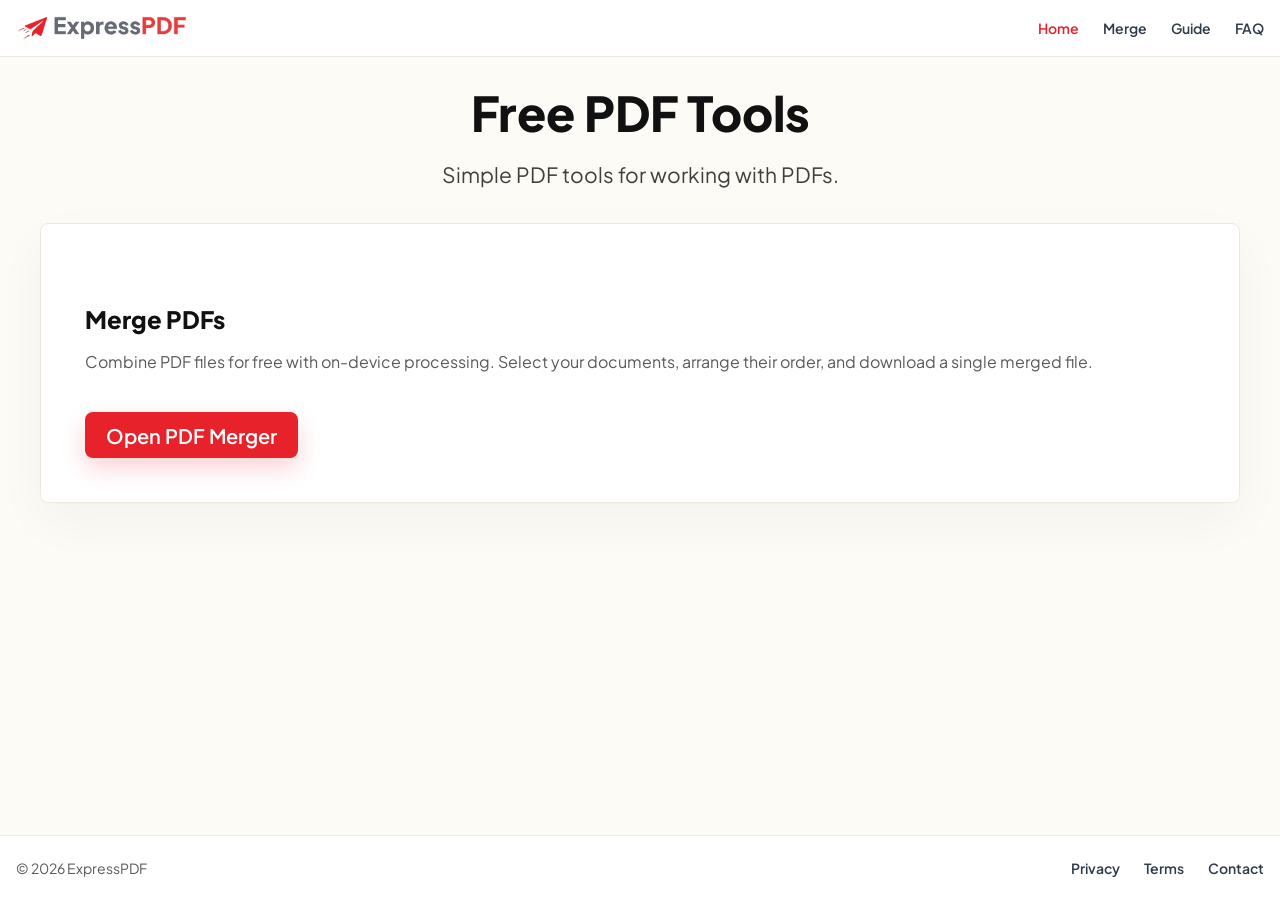
<file: index.html>
<!doctype html>
<html lang="en">
  <head>
    <meta charset="utf-8" />
    <meta name="viewport" content="width=device-width, initial-scale=1" />
    <meta
      name="description"
      content="ExpressPDF offers free browser-based PDF tools that process files locally on your device."
    />
    <title>ExpressPDF | Free PDF Tools Online</title>
    <link rel="icon" type="image/png" sizes="32x32" href="favicon-32x32_expresspdf.png" />
    <link rel="stylesheet" href="styles.css" />
    <link rel="canonical" href="https://expresspdf.in/" />
    <script defer src="https://cloud.umami.is/script.js" data-website-id="cf1d8d75-42bb-4ec9-aff2-51c2dc6f204f"></script>
    <script async src="https://pagead2.googlesyndication.com/pagead/js/adsbygoogle.js?client=ca-pub-9655000139100416"
     crossorigin="anonymous"></script>
  </head>
  <body>
    <header class="site-header">
      <div class="site-header-inner">
        <a class="site-logo" href="index.html" aria-label="ExpressPDF home">
          <img src="logo_expresspdf.png" alt="ExpressPDF" />
        </a>
        <nav class="site-nav" aria-label="Primary navigation">
          <a aria-current="page" href="index.html">Home</a>
          <a href="merge_pdf.html">Merge</a>
          <a href="guide.html">Guide</a>
          <a href="faq.html">FAQ</a>
        </nav>
      </div>
    </header>

    <main>
      <section class="page-shell tool-hero">
        <h1 class="tool-title">Free PDF Tools</h1>
        <p class="tool-subtitle">
          Simple PDF tools for working with PDFs.
        </p>
      </section>

      <section class="page-shell" aria-label="Available tools">
        <div class="content-card">
          <h2>Merge PDFs</h2>
          <p>
            Combine PDF files for free with on-device processing. Select your documents, arrange their order, and download a single merged file.
          </p>
          <p>
            <a class="select-button" href="merge_pdf.html">Open PDF Merger</a>
          </p>
        </div>
      </section>
    </main>

    <footer class="site-footer">
      <div class="site-footer-inner">
        <p>&copy; <span id="year"></span> ExpressPDF</p>
        <nav class="site-nav" aria-label="Footer navigation">
          <a href="privacy.html">Privacy</a>
          <a href="terms.html">Terms</a>
          <a href="contact.html">Contact</a>
        </nav>
      </div>
    </footer>

    <script>
      document.getElementById("year").textContent = new Date().getFullYear();
    </script>
  </body>
</html>
</file>
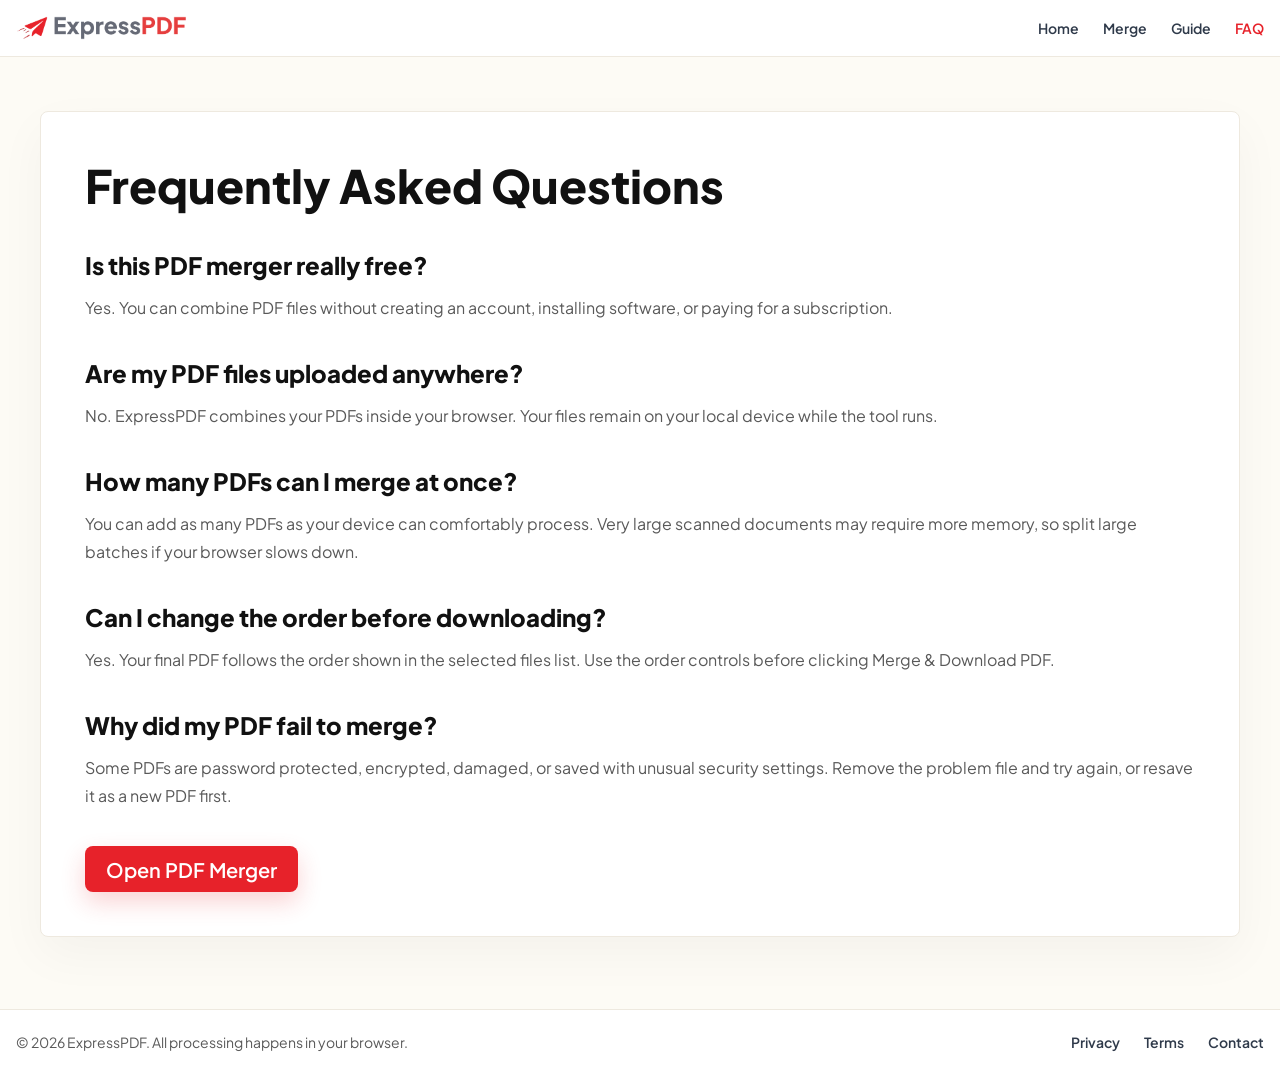
<file: faq.html>
<!doctype html>
<html lang="en">
  <head>
    <meta charset="utf-8" />
    <meta name="viewport" content="width=device-width, initial-scale=1" />
    <meta
      name="description"
      content="Answers to common questions about ExpressPDF's free private browser PDF merger."
    />
    <title>FAQ | ExpressPDF</title>
    <link rel="icon" type="image/png" sizes="32x32" href="favicon-32x32_expresspdf.png" />
    <link rel="stylesheet" href="styles.css" />
    <link rel="canonical" href="https://expresspdf.in/faq" />
    <script defer src="https://cloud.umami.is/script.js" data-website-id="cf1d8d75-42bb-4ec9-aff2-51c2dc6f204f"></script>
    <script async src="https://pagead2.googlesyndication.com/pagead/js/adsbygoogle.js?client=ca-pub-9655000139100416"
     crossorigin="anonymous"></script>
  </head>
  <body>
    <header class="site-header">
      <div class="site-header-inner">
        <a class="site-logo" href="index.html" aria-label="ExpressPDF home">
          <img src="logo_expresspdf.png" alt="ExpressPDF" />
        </a>
        <nav class="site-nav" aria-label="Primary navigation">
          <a href="index.html">Home</a>
          <a href="merge_pdf.html">Merge</a>
          <a href="guide.html">Guide</a>
          <a aria-current="page" href="faq.html">FAQ</a>
        </nav>
      </div>
    </header>

    <main class="page-shell content-page">
      <article class="content-card">
        <h1>Frequently Asked Questions</h1>

        <h2>Is this PDF merger really free?</h2>
        <p>
          Yes. You can combine PDF files without creating an account, installing software, or paying for a subscription.
        </p>

        <h2>Are my PDF files uploaded anywhere?</h2>
        <p>
          No. ExpressPDF combines your PDFs inside your browser. Your files remain on your local device while the tool runs.
        </p>

        <h2>How many PDFs can I merge at once?</h2>
        <p>
          You can add as many PDFs as your device can comfortably process. Very large scanned documents may require more memory, so split large batches if your browser slows down.
        </p>

        <h2>Can I change the order before downloading?</h2>
        <p>
          Yes. Your final PDF follows the order shown in the selected files list. Use the order controls before clicking Merge &amp; Download PDF.
        </p>

        <h2>Why did my PDF fail to merge?</h2>
        <p>
          Some PDFs are password protected, encrypted, damaged, or saved with unusual security settings. Remove the problem file and try again, or resave it as a new PDF first.
        </p>

        <p>
          <a class="select-button" href="merge_pdf.html">Open PDF Merger</a>
        </p>
      </article>
    </main>

    <footer class="site-footer">
      <div class="site-footer-inner">
        <p>&copy; <span id="year"></span> ExpressPDF. All processing happens in your browser.</p>
        <nav class="site-nav" aria-label="Footer navigation">
          <a href="privacy.html">Privacy</a>
          <a href="terms.html">Terms</a>
          <a href="contact.html">Contact</a>
        </nav>
      </div>
    </footer>

    <script>
      document.getElementById("year").textContent = new Date().getFullYear();
    </script>
  </body>
</html>
</file>
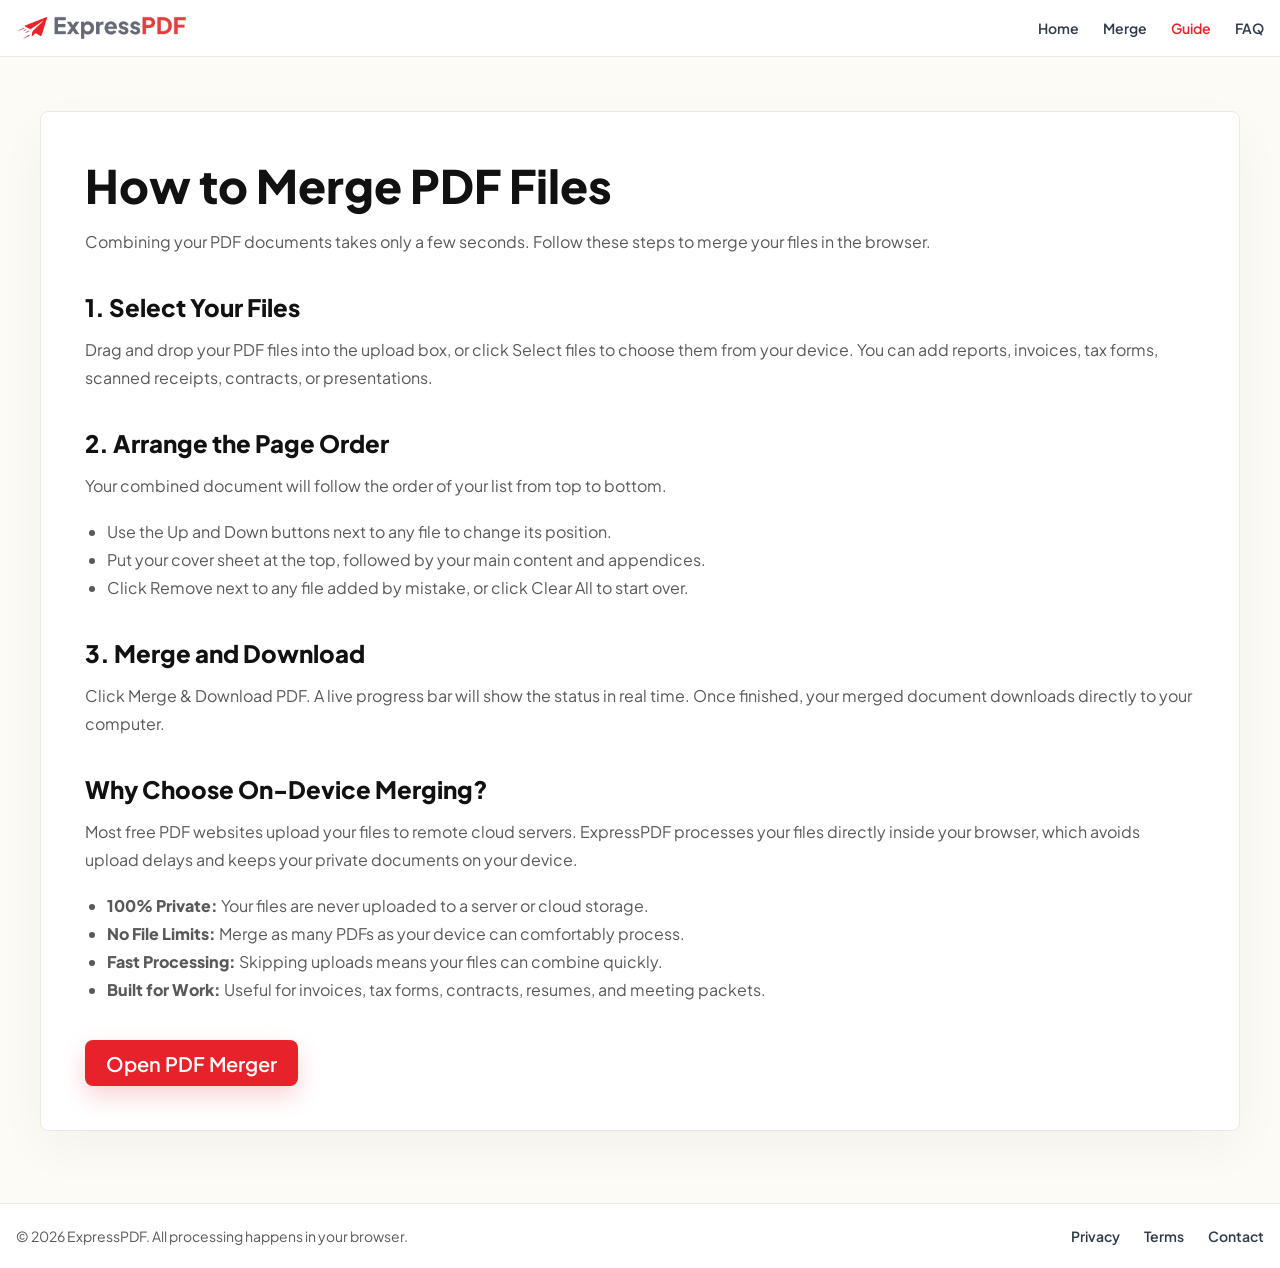
<file: guide.html>
<!doctype html>
<html lang="en">
  <head>
    <meta charset="utf-8" />
    <meta name="viewport" content="width=device-width, initial-scale=1" />
    <meta
      name="description"
      content="Learn how to merge PDF files for free with ExpressPDF's private browser-based PDF merger."
    />
    <title>Guide | ExpressPDF</title>
    <link rel="icon" type="image/png" sizes="32x32" href="favicon-32x32_expresspdf.png" />
    <link rel="stylesheet" href="styles.css" />
    <link rel="canonical" href="https://expresspdf.in/guide" />
    <script defer src="https://cloud.umami.is/script.js" data-website-id="cf1d8d75-42bb-4ec9-aff2-51c2dc6f204f"></script>
    <script async src="https://pagead2.googlesyndication.com/pagead/js/adsbygoogle.js?client=ca-pub-9655000139100416"
     crossorigin="anonymous"></script>
  </head>
  <body>
    <header class="site-header">
      <div class="site-header-inner">
        <a class="site-logo" href="index.html" aria-label="ExpressPDF home">
          <img src="logo_expresspdf.png" alt="ExpressPDF" />
        </a>
        <nav class="site-nav" aria-label="Primary navigation">
          <a href="index.html">Home</a>
          <a href="merge_pdf.html">Merge</a>
          <a aria-current="page" href="guide.html">Guide</a>
          <a href="faq.html">FAQ</a>
        </nav>
      </div>
    </header>

    <main class="page-shell content-page">
      <article class="content-card">
        <h1>How to Merge PDF Files</h1>
        <p>Combining your PDF documents takes only a few seconds. Follow these steps to merge your files in the browser.</p>

        <h2>1. Select Your Files</h2>
        <p>
          Drag and drop your PDF files into the upload box, or click Select files to choose them from your device. You can add reports, invoices, tax forms, scanned receipts, contracts, or presentations.
        </p>

        <h2>2. Arrange the Page Order</h2>
        <p>Your combined document will follow the order of your list from top to bottom.</p>
        <ul>
          <li>Use the Up and Down buttons next to any file to change its position.</li>
          <li>Put your cover sheet at the top, followed by your main content and appendices.</li>
          <li>Click Remove next to any file added by mistake, or click Clear All to start over.</li>
        </ul>

        <h2>3. Merge and Download</h2>
        <p>
          Click Merge &amp; Download PDF. A live progress bar will show the status in real time. Once finished, your merged document downloads directly to your computer.
        </p>

        <h2>Why Choose On-Device Merging?</h2>
        <p>
          Most free PDF websites upload your files to remote cloud servers. ExpressPDF processes your files directly inside your browser, which avoids upload delays and keeps your private documents on your device.
        </p>
        <ul>
          <li><strong>100% Private:</strong> Your files are never uploaded to a server or cloud storage.</li>
          <li><strong>No File Limits:</strong> Merge as many PDFs as your device can comfortably process.</li>
          <li><strong>Fast Processing:</strong> Skipping uploads means your files can combine quickly.</li>
          <li><strong>Built for Work:</strong> Useful for invoices, tax forms, contracts, resumes, and meeting packets.</li>
        </ul>

        <p>
          <a class="select-button" href="merge_pdf.html">Open PDF Merger</a>
        </p>
      </article>
    </main>

    <footer class="site-footer">
      <div class="site-footer-inner">
        <p>&copy; <span id="year"></span> ExpressPDF. All processing happens in your browser.</p>
        <nav class="site-nav" aria-label="Footer navigation">
          <a href="privacy.html">Privacy</a>
          <a href="terms.html">Terms</a>
          <a href="contact.html">Contact</a>
        </nav>
      </div>
    </footer>

    <script>
      document.getElementById("year").textContent = new Date().getFullYear();
    </script>
  </body>
</html>
</file>
<file: styles.css>
@font-face {
  font-family: "Plus Jakarta Sans";
  src: url("Plus_Jakarta_Sans/static/PlusJakartaSans-Regular.ttf") format("truetype");
  font-weight: 400;
  font-style: normal;
  font-display: swap;
}

@font-face {
  font-family: "Plus Jakarta Sans";
  src: url("Plus_Jakarta_Sans/static/PlusJakartaSans-LightItalic.ttf") format("truetype");
  font-weight: 300;
  font-style: italic;
  font-display: swap;
}

@font-face {
  font-family: "Plus Jakarta Sans";
  src: url("Plus_Jakarta_Sans/static/PlusJakartaSans-SemiBold.ttf") format("truetype");
  font-weight: 600;
  font-style: normal;
  font-display: swap;
}

@font-face {
  font-family: "Plus Jakarta Sans";
  src: url("Plus_Jakarta_Sans/static/PlusJakartaSans-ExtraBold.ttf") format("truetype");
  font-weight: 800;
  font-style: normal;
  font-display: swap;
}

:root {
  color-scheme: light;
  --page: #fdfbf5;
  --paper: #ffffff;
  --ink: #111111;
  --muted: #595959;
  --soft: #eee9df;
  --line: #ded8ce;
  --accent: #e7222a;
  --accent-dark: #c81820;
}

* {
  box-sizing: border-box;
}

html {
  scroll-behavior: smooth;
}

body {
  min-height: 100vh;
  margin: 0;
  background: var(--page);
  color: var(--ink);
  font-family: "Plus Jakarta Sans", ui-sans-serif, system-ui, -apple-system, BlinkMacSystemFont, "Segoe UI", sans-serif;
  display: flex;
  flex-direction: column;
}

main {
  flex: 1;
}

a {
  color: inherit;
  text-decoration: none;
}

.site-header {
  border-bottom: 1px solid var(--soft);
  background: var(--paper);
}

.site-header-inner {
  width: min(100% - 32px, 1400px);
  height: 56px;
  margin: 0 auto;
  display: flex;
  align-items: center;
  justify-content: space-between;
  gap: 24px;
}

.site-logo {
  display: inline-flex;
  align-items: center;
}

.site-logo img {
  display: block;
  width: 171px;
  max-width: 44vw;
  height: auto;
}

.site-nav {
  display: flex;
  align-items: center;
  gap: 24px;
  color: #2f3a4a;
  font-size: 14px;
  font-weight: 600;
}

.site-nav a {
  transition: color 160ms ease;
}

.site-nav a:hover,
.site-nav a[aria-current="page"] {
  color: var(--accent);
}

.page-shell {
  width: min(100% - 40px, 1200px);
  margin: 0 auto;
}

.tool-hero {
  padding: 30px 0 34px;
  text-align: center;
}

.tool-title {
  margin: 0;
  font-size: clamp(34px, 4.1vw, 48px);
  line-height: 1.08;
  font-weight: 800;
  letter-spacing: 0;
}

.tool-subtitle {
  margin: 22px auto 0;
  color: #3f3f3f;
  font-size: clamp(17px, 1.8vw, 21px);
  line-height: 1.35;
  font-weight: 400;
}

.privacy-note {
  display: block;
  color: #555;
  font-size: 15px;
  font-style: italic;
  font-weight: 300;
}

.drop-active {
  border-color: var(--accent) !important;
  background: #fffafa !important;
  box-shadow: 0 0 0 4px rgb(231 34 42 / 0.12);
}

.dragging {
  opacity: 0.48;
}

.upload-panel {
  min-height: clamp(380px, 48vh, 445px);
  border: 2px dashed var(--line);
  border-radius: 8px;
  background: var(--paper);
  display: flex;
  cursor: pointer;
  flex-direction: column;
  align-items: center;
  justify-content: center;
  padding: 42px 24px;
  text-align: center;
  transition:
    border-color 160ms ease,
    background 160ms ease,
    box-shadow 160ms ease;
}

.upload-icon {
  width: 151px;
  max-width: 38vw;
  opacity: 0.5;
}

.upload-title {
  margin-top: 24px;
  color: #333;
  font-size: clamp(27px, 3vw, 36px);
  line-height: 1.25;
  font-weight: 400;
}

.upload-or {
  margin-top: 20px;
  color: #a0a0a0;
  font-size: 18px;
  font-weight: 400;
}

.select-button {
  margin-top: 22px;
  display: inline-flex;
  align-items: center;
  justify-content: center;
  min-height: 46px;
  border-radius: 8px;
  background: var(--accent);
  padding: 0 21px;
  color: #fff;
  font-size: 20px;
  font-weight: 600;
  box-shadow: 0 10px 24px rgb(231 34 42 / 0.2);
  transition:
    background 160ms ease,
    transform 160ms ease;
}

.upload-panel:hover .select-button,
.select-button:hover {
  background: var(--accent-dark);
  transform: translateY(-1px);
}

.visually-hidden-input {
  position: absolute;
  width: 1px;
  height: 1px;
  overflow: hidden;
  clip: rect(0, 0, 0, 0);
  white-space: nowrap;
}

.tool-grid {
  display: grid;
  gap: 24px;
  align-items: start;
}

.merge-page {
  padding-bottom: 48px;
}

.merge-status-panel {
  align-self: start;
}

.progress-complete {
  background: #3f3f3f !important;
}

@media (min-width: 1024px) {
  .tool-grid.has-status {
    grid-template-columns: minmax(0, 1fr) 340px;
  }
}

.content-page {
  padding: 54px 0 72px;
}

.content-card {
  border: 1px solid var(--soft);
  border-radius: 8px;
  background: var(--paper);
  padding: clamp(24px, 4vw, 44px);
  box-shadow: 0 18px 50px rgb(17 17 17 / 0.04);
}

.content-card h1,
.content-card h2 {
  margin: 0;
  font-weight: 800;
  letter-spacing: 0;
}

.content-card h1 {
  font-size: clamp(32px, 4vw, 46px);
}

.content-card h2 {
  margin-top: 36px;
  font-size: 24px;
}

.content-card p,
.content-card li {
  color: var(--muted);
  font-size: 16px;
  line-height: 1.75;
}

.content-card p {
  margin: 14px 0 0;
}

.content-card ol,
.content-card ul {
  margin: 18px 0 0;
  padding-left: 22px;
}

.site-footer {
  border-top: 1px solid var(--soft);
  background: var(--paper);
}

.site-footer-inner {
  width: min(100% - 32px, 1400px);
  min-height: 64px;
  margin: 0 auto;
  display: flex;
  align-items: center;
  justify-content: space-between;
  gap: 16px;
  color: var(--muted);
  font-size: 14px;
}

@media (max-width: 640px) {
  .site-header-inner {
    height: auto;
    padding: 14px 0;
    align-items: flex-start;
    flex-direction: column;
  }

  .site-nav {
    width: 100%;
    justify-content: space-between;
    gap: 12px;
  }

  .page-shell {
    width: min(100% - 24px, 1200px);
  }

  .tool-hero {
    padding-top: 28px;
  }

  .upload-panel {
    min-height: 360px;
    padding: 34px 18px;
  }

  .merge-page {
    padding-bottom: 32px;
  }

  .site-footer-inner {
    align-items: flex-start;
    flex-direction: column;
    padding: 18px 0;
  }
}
</file>
